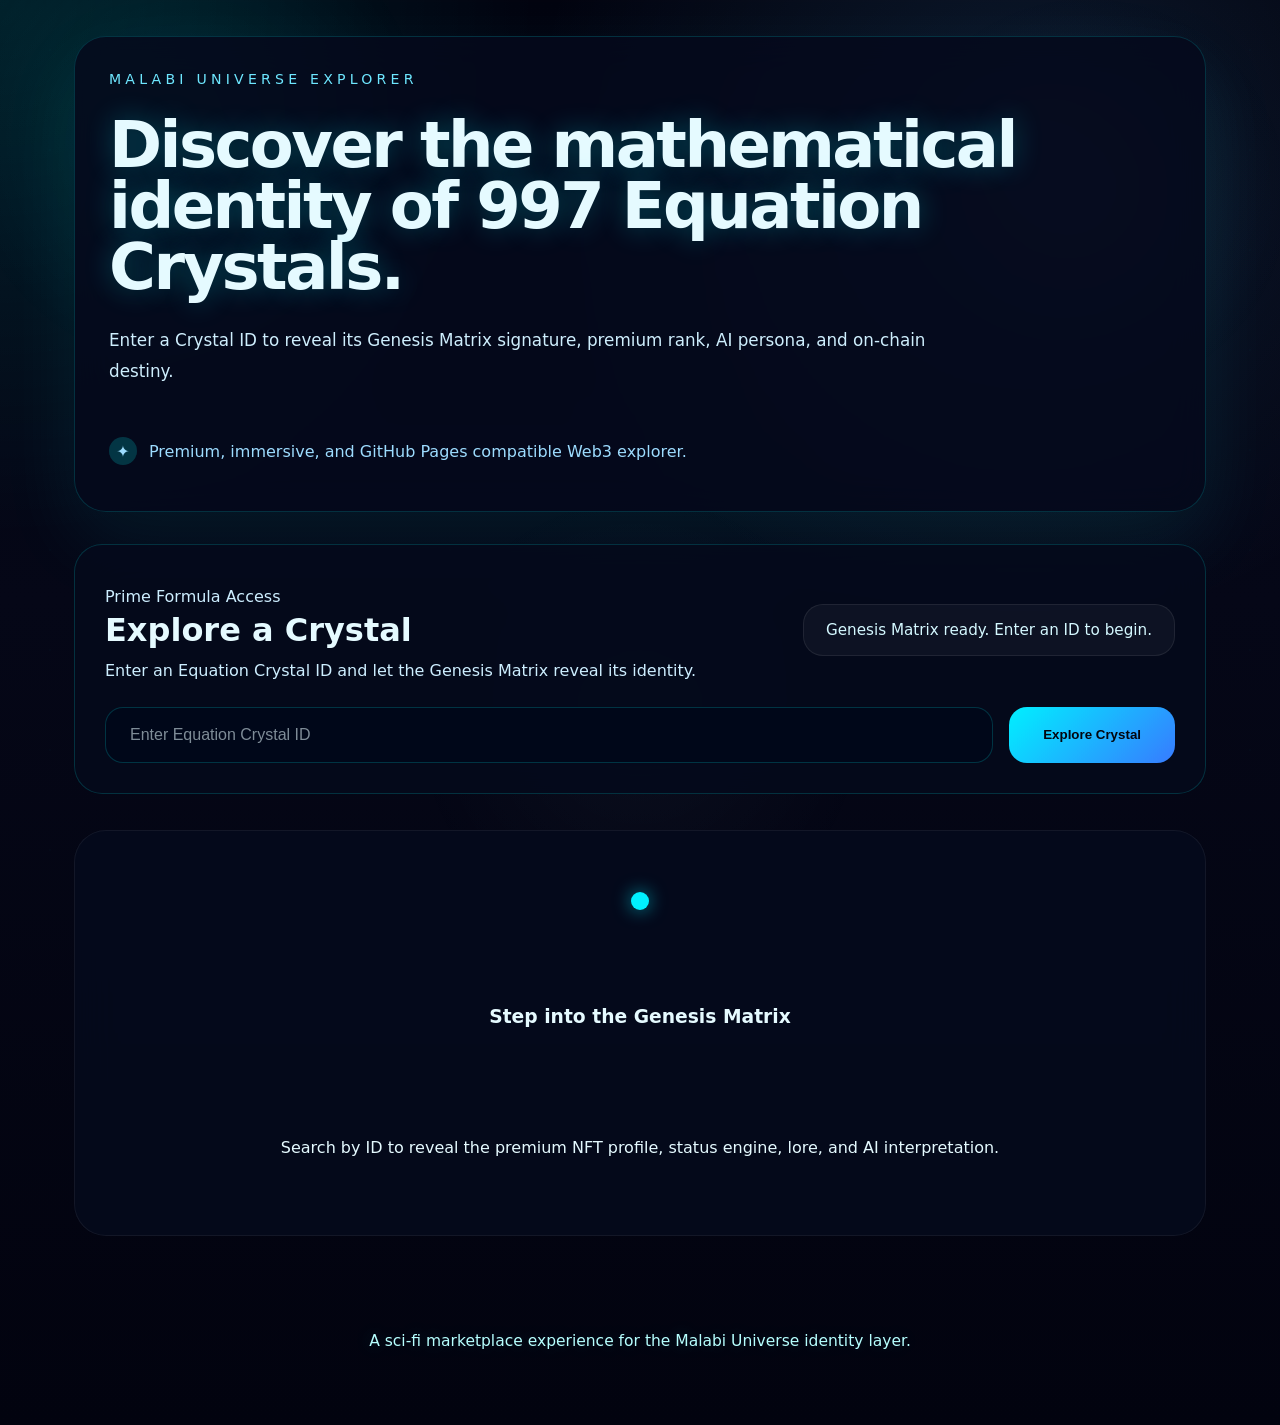
<file: index.html>
<!DOCTYPE html>
<html lang="en">
  <head>
    <meta charset="UTF-8" />
    <meta http-equiv="refresh" content="0; url=./docs/" />
    <meta name="viewport" content="width=device-width, initial-scale=1.0" />
    <title>Malabi Universe Explorer</title>
  </head>
  <body>
    <p>Redirecting to the Malabi Universe Explorer...</p>
    <script>window.location.replace('./docs/');</script>
  </body>
</html>
</file>
<file: docs/style.css>
* {
  box-sizing: border-box;
}

:root {
  color-scheme: dark;
  font-family: Inter, system-ui, -apple-system, BlinkMacSystemFont, 'Segoe UI', sans-serif;
  color: #e5faff;
  background: #02030f;
}

body {
  margin: 0;
  min-height: 100vh;
  background: radial-gradient(circle at top left, rgba(0, 255, 255, 0.12), transparent 28%),
    radial-gradient(circle at 80% 10%, rgba(88, 183, 255, 0.12), transparent 30%),
    linear-gradient(180deg, #02030f 0%, #050717 42%, #02030f 100%);
  overflow-x: hidden;
}

body::before {
  content: '';
  position: fixed;
  inset: 0;
  pointer-events: none;
  background-image: radial-gradient(rgba(0, 255, 255, 0.08) 1px, transparent 1px);
  background-size: 100px 100px;
  opacity: 0.22;
}

body::after {
  content: '';
  position: fixed;
  inset: 0;
  pointer-events: none;
  background: radial-gradient(circle at 15% 15%, rgba(0, 255, 255, 0.08), transparent 18%),
    radial-gradient(circle at 85% 22%, rgba(135, 206, 255, 0.05), transparent 16%),
    radial-gradient(circle at 50% 80%, rgba(189, 255, 255, 0.04), transparent 24%);
}

.container {
  position: relative;
  max-width: 1180px;
  margin: 0 auto;
  padding: 36px 24px 60px;
  z-index: 1;
}

header.hero {
  display: grid;
  gap: 28px;
  padding: 34px;
  background: rgba(5, 10, 28, 0.86);
  border: 1px solid rgba(0, 255, 255, 0.16);
  border-radius: 32px;
  backdrop-filter: blur(18px);
  box-shadow: 0 30px 80px rgba(0, 255, 255, 0.08);
}

.hero .eyebrow {
  margin: 0;
  text-transform: uppercase;
  letter-spacing: 0.3em;
  color: #6ee7ff;
  font-size: 0.88rem;
}

.hero h1 {
  margin: 0;
  font-size: clamp(3rem, 5vw, 4.25rem);
  line-height: 0.95;
  letter-spacing: -0.04em;
  text-shadow: 0 0 28px rgba(0, 240, 255, 0.28);
}

.hero-copy {
  margin: 0;
  font-size: 1.05rem;
  line-height: 1.85;
  color: #ceeefd;
  max-width: 860px;
}

.hero-accent {
  display: inline-flex;
  align-items: center;
  gap: 12px;
  margin-top: 10px;
  color: #9ddcff;
}

.hero-accent span {
  width: 28px;
  height: 28px;
  border-radius: 999px;
  background: rgba(0, 255, 255, 0.18);
  display: grid;
  place-items: center;
}

.search-panel {
  margin-top: 32px;
  padding: 30px;
  background: rgba(5, 10, 28, 0.92);
  border: 1px solid rgba(0, 255, 255, 0.16);
  border-radius: 28px;
  backdrop-filter: blur(20px);
  display: grid;
  gap: 22px;
}

.search-intro {
  display: flex;
  justify-content: space-between;
  gap: 24px;
  align-items: center;
}

.search-intro h2 {
  margin: 0;
  font-size: 2rem;
}

.search-intro p {
  margin: 8px 0 0;
  color: #cdeeff;
  line-height: 1.75;
}

.search-status {
  min-width: 220px;
  padding: 16px 22px;
  border-radius: 20px;
  background: rgba(255, 255, 255, 0.04);
  border: 1px solid rgba(255, 255, 255, 0.08);
  color: #d4f8ff;
  font-size: 0.95rem;
  text-align: right;
}

.search-controls {
  display: grid;
  grid-template-columns: 1fr auto;
  gap: 16px;
}

.search-controls input {
  width: 100%;
  padding: 18px 24px;
  border-radius: 18px;
  border: 1px solid rgba(0, 255, 255, 0.18);
  background: rgba(1, 8, 26, 0.98);
  color: #eefcff;
  font-size: 1rem;
  outline: none;
}

.search-controls input::placeholder {
  color: rgba(229, 250, 255, 0.55);
}

.search-controls button {
  padding: 18px 34px;
  border: none;
  border-radius: 18px;
  background: linear-gradient(135deg, #00f0ff, #377bff);
  color: #03060f;
  font-weight: 700;
  cursor: pointer;
  transition: transform 180ms ease, box-shadow 180ms ease;
}

.search-controls button:hover {
  transform: translateY(-1px);
  box-shadow: 0 18px 45px rgba(0, 240, 255, 0.24);
}

.result-stage {
  margin-top: 36px;
  min-height: 460px;
}

.result-card {
  position: relative;
  padding: 2px;
  border-radius: 34px;
  background: linear-gradient(180deg, rgba(0, 255, 255, 0.12), rgba(255, 255, 255, 0.05));
}

.glass-panel {
  padding: 32px;
  border-radius: 32px;
  background: rgba(5, 10, 28, 0.95);
  border: 1px solid rgba(255, 255, 255, 0.06);
  backdrop-filter: blur(22px);
}

.crystal-card {
  display: grid;
  grid-template-columns: 1fr 1fr;
  gap: 28px;
  align-items: stretch;
}

.card-visual {
  display: grid;
  gap: 22px;
}

.image-shell {
  position: relative;
  overflow: hidden;
  border-radius: 32px;
  border: 1px solid rgba(0, 255, 255, 0.16);
  background: linear-gradient(180deg, rgba(0, 27, 60, 0.85), rgba(0, 15, 34, 0.97));
  min-height: 420px;
  display: grid;
  place-items: center;
}

.image-shell img {
  width: 100%;
  height: 100%;
  object-fit: cover;
  display: block;
}

.status-pill {
  display: inline-flex;
  align-items: center;
  justify-content: center;
  padding: 10px 16px;
  border-radius: 999px;
  font-weight: 700;
  text-transform: uppercase;
  letter-spacing: 0.12em;
}

.card-details {
  display: grid;
  gap: 24px;
}

.card-header {
  display: flex;
  justify-content: space-between;
  gap: 16px;
  align-items: flex-start;
}

.card-header .eyebrow {
  margin: 0 0 12px 0;
  color: #8ae4ff;
}

.card-header h2 {
  margin: 0;
  font-size: 2.1rem;
}

.subtle {
  margin: 10px 0 0;
  color: #9ddcff;
  font-size: 0.96rem;
}

.tier-badge {
  border-radius: 24px;
  padding: 14px 20px;
  color: #020617;
  font-weight: 700;
  text-transform: uppercase;
  letter-spacing: 0.12em;
}

.value-grid {
  display: grid;
  grid-template-columns: repeat(2, minmax(0, 1fr));
  gap: 16px;
}

.value-card {
  padding: 18px;
  border-radius: 22px;
  background: rgba(1, 13, 35, 0.9);
  border: 1px solid rgba(0, 255, 255, 0.08);
}

.value-label {
  display: block;
  margin-bottom: 10px;
  color: #90dbff;
  font-size: 0.9rem;
}

.value-card strong {
  display: block;
  font-size: 1.05rem;
  color: #f7fdff;
}

.info-block {
  padding: 22px;
  border-radius: 24px;
  background: rgba(0, 255, 255, 0.04);
  border: 1px solid rgba(0, 255, 255, 0.08);
  display: grid;
  gap: 14px;
}

.info-row {
  display: flex;
  justify-content: space-between;
  gap: 18px;
  color: #e8f8ff;
}

.info-row span:first-child {
  color: #8cd6ff;
}

.lore-block {
  padding: 24px;
  border-radius: 26px;
  background: rgba(1, 8, 30, 0.9);
  border: 1px solid rgba(0, 255, 255, 0.06);
}

.info-label {
  margin: 0 0 12px;
  display: block;
  font-weight: 700;
  color: #9eeaff;
}

.lore-block p {
  margin: 0;
  line-height: 1.85;
  color: #d6eeff;
}

.default-state {
  display: grid;
  place-items: center;
  gap: 18px;
  min-height: 340px;
  text-align: center;
}

.pulse-dot {
  width: 18px;
  height: 18px;
  border-radius: 50%;
  background: #00f0ff;
  box-shadow: 0 0 18px rgba(0, 240, 255, 0.6);
  animation: pulse 1.8s ease-in-out infinite;
}

@keyframes pulse {
  0%, 100% { transform: scale(1); opacity: 1; }
  50% { transform: scale(1.35); opacity: 0.45; }
}

.search-loading {
  opacity: 0.88;
}

.error-state {
  color: #ffbbbb;
}

.footer {
  margin-top: 42px;
  text-align: center;
  color: rgba(210, 245, 255, 0.72);
  font-size: 0.97rem;
}

.glow-text {
  color: #b6ffff;
  text-shadow: 0 0 18px rgba(0, 255, 255, 0.22);
}

@media (max-width: 980px) {
  .crystal-card {
    grid-template-columns: 1fr;
  }

  .value-grid {
    grid-template-columns: 1fr;
  }
}

@media (max-width: 720px) {
  .container {
    padding: 24px 18px 48px;
  }

  .search-intro {
    display: grid;
  }

  .search-controls {
    grid-template-columns: 1fr;
  }

  .search-controls button {
    width: 100%;
  }
}
</file>
